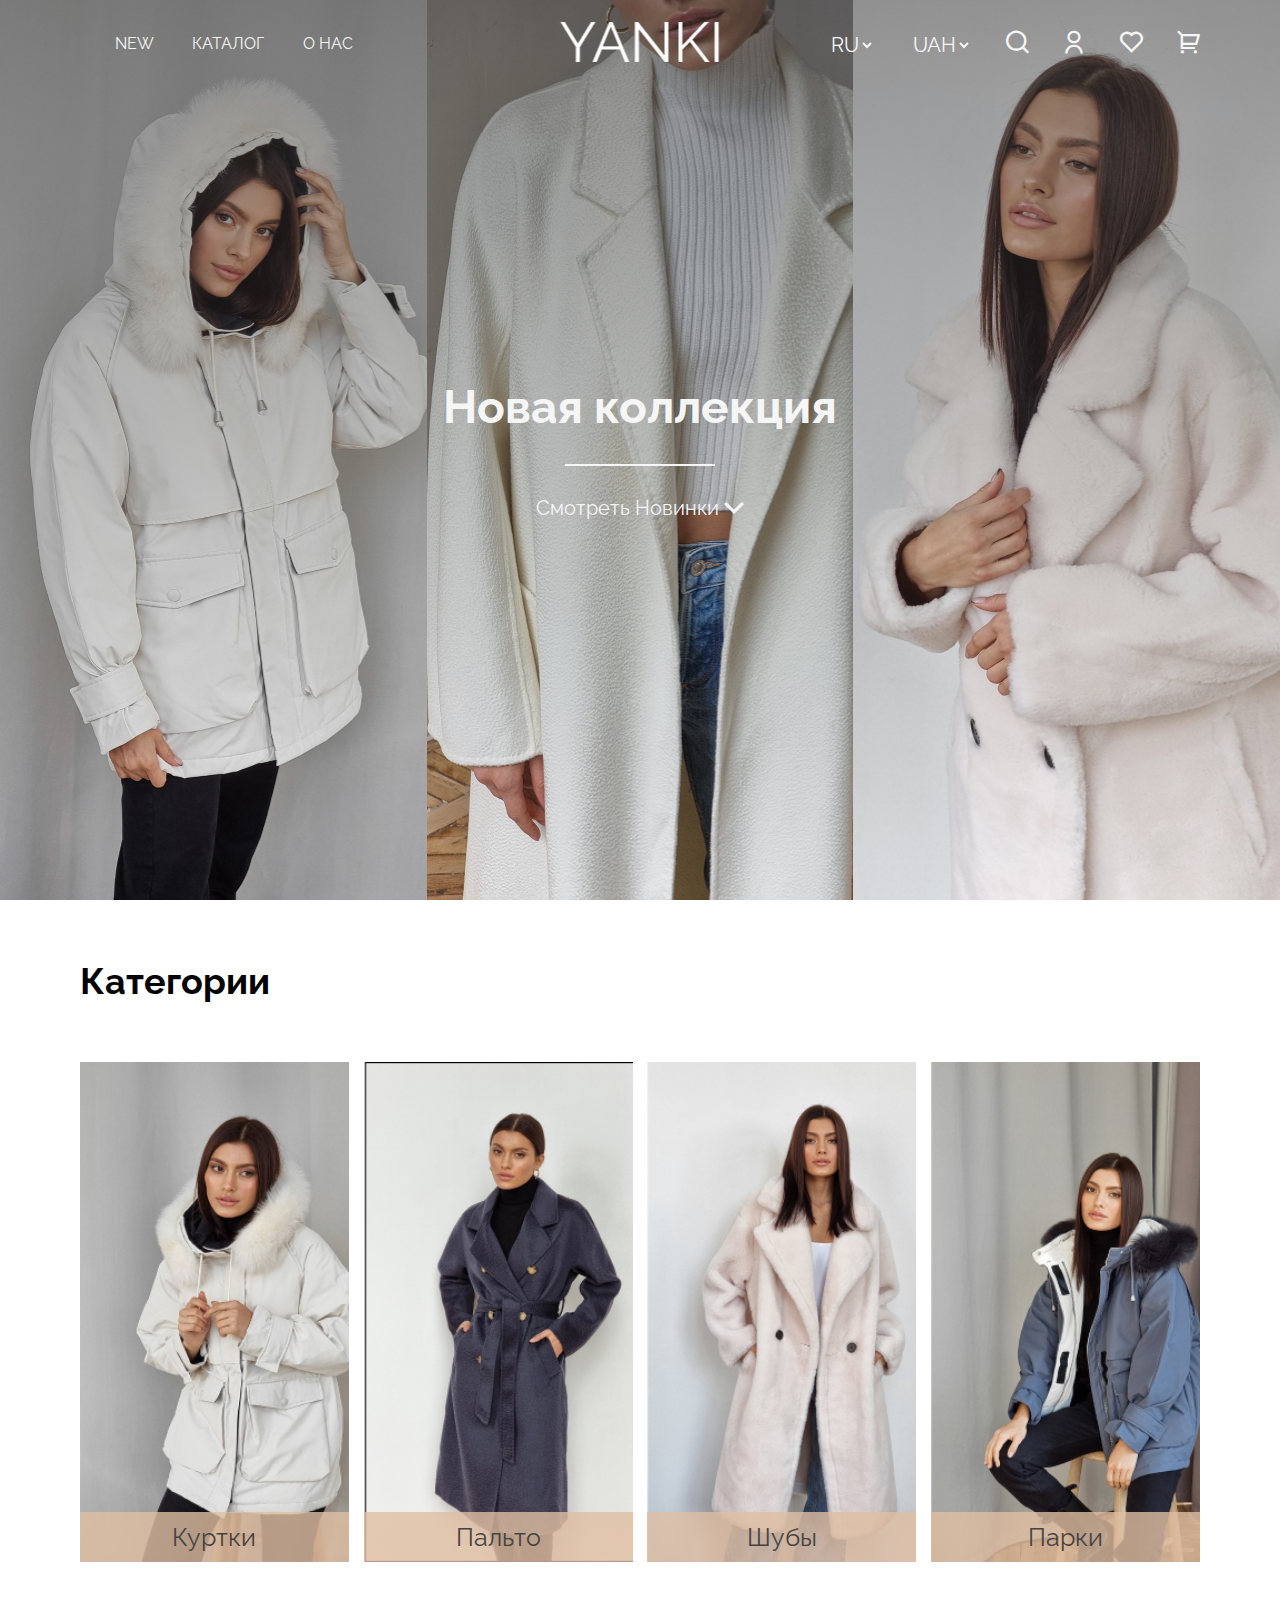
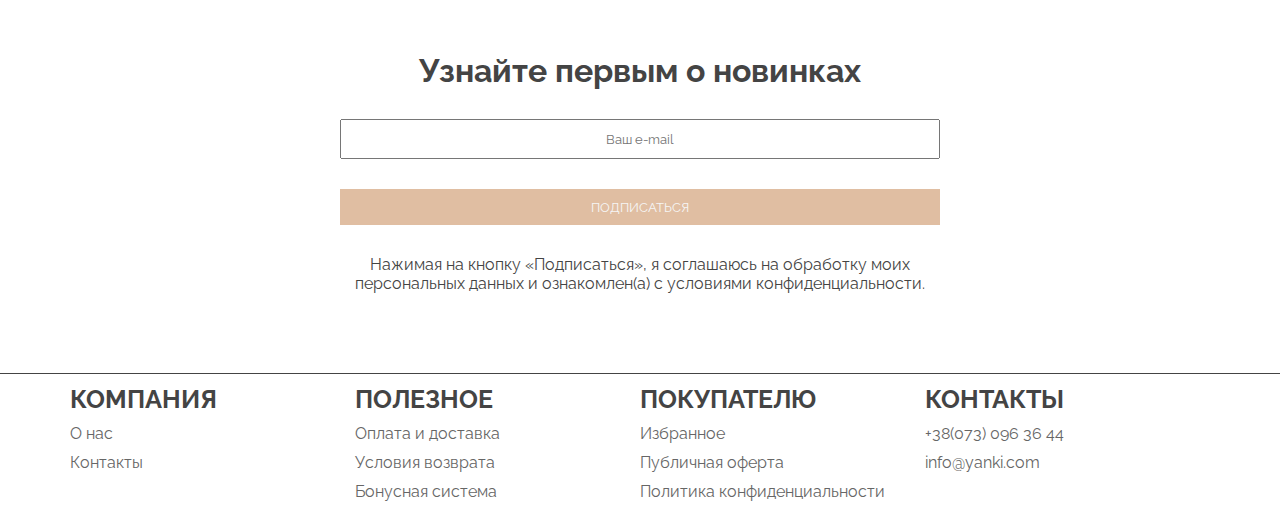
<file: yanki/html/index.html>
<!DOCTYPE html>
<html lang="en">

<head>
   <link rel="stylesheet" href="../icon/style.css">
   <link rel="stylesheet" href="../css/style.css">
   <meta charset="UTF-8">
   <meta http-equiv="X-UA-Compatible" content="IE=edge">
   <meta name="viewport" content="width=device-width, initial-scale=1.0">
   <title>Document</title>
</head>

<body id="body">
   <header class="header">
      <div class="container">
         <div class="left">
            <div class="btnMenu" onclick="menu()">
               <div class="line line1"></div>
               <div class="line line2"></div>
               <div class="line line3"></div>
            </div>
            <div class="navBar">
               <a href="">NEW</a>
               <a href="./catalog.html">КАТАЛОГ</a>
               <a href="">О НАС</a>
            </div>
         </div>
         <div class="middle">
            <div class="logo">
               <a href=""><img src="../image/YANKI.png" alt=""></a>
            </div>
         </div>
         <div class="right">
            <select name="leaguge" id="">
               <option value="1">RU</option>
            </select>
            <select name="price" id="">
               <option value="1">UAH</option>
            </select>
            <i class="icon-search"></i>
            <i class="icon-user"></i>
            <i class="icon-heart"></i>
            <i class="icon-cart"></i>
         </div>
      </div>
   </header>
   <div class="Collection">
      <div class="container">
         <div class="box box1"></div>
         <div class="box box2">
            <div class="item">
               <h1>Новая коллекция</h1>
               <div class="line"></div>
               <a href="">Смотреть Новинки <i class="icon-Vector" id="icon-Vector"></i></a>
            </div>
         </div>
         <div class="box box3"></div>
      </div>
   </div>
   <section>
      <div class="cotegory">
         <h1>Категории</h1>
         <div class="container">
            <div class="box box1">
               <a href="">Куртки</a>
            </div>
            <div class="box box2">
               <a href="">Пальто</a>
            </div>
            <div class="box box3">
               <a href="">Шубы</a>
            </div>
            <div class="box box4">
               <a href="">Парки</a>
            </div>
         </div>
      </div>
      <div class="login">
         <div class="container">
            <h1>Узнайте первым о новинках</h1>
            <input type="email" placeholder="Ваш e-mail">
            <button>ПОДПИСАТЬСЯ</button>
            <p>Нажимая на кнопку «Подписаться», я соглашаюсь на обработку моих персональных данных и ознакомлен(а) с
               условиями
               конфиденциальности.</p>
         </div>
      </div>
   </section>

   <footer class="footer">
      <div class="container">
         <div class="box">
            <div class="item">
               <h1>КОМПАНИЯ</h1>
               <a href="">О нас</a>
               <a href="">Контакты</a>
            </div>
            <div class="item">
               <h1>ПОЛЕЗНОЕ</h1>
               <a href="">Оплата и доставка</a>
               <a href="">Условия возврата</a>
               <a href="">Бонусная система</a>
            </div>
         </div>
         <div class="box">
            <div class="item">
               <h1>ПОКУПАТЕЛЮ</h1>
               <a href="">Избранное</a>
               <a href="">Публичная оферта</a>
               <a href="">Политика конфиденциальности</a>
            </div>
            <div class="item rightItem">
               <h1>КОНТАКТЫ</h1>
               <a href="">+38(073) 096 36 44</a>
               <a href="">info@yanki.com</a>
            </div>
         </div>
      </div>
   </footer>

   <div class="menuPhone">
      <div class="headerPhone">
         <div class="left">
            <div class="closeMenu">
               <i class="icon-close" onclick="menuClose()"></i>
            </div>
            <select name="ru" id="ru">
               <option value="1">RU</option>
            </select>
         </div>
         <div class="middle">
            <img src="../image/YANKI.png" alt="">
         </div>
         <div class="right">
            <i class="icon-heart"></i>
            <i class="icon-cart"></i>
         </div>
      </div>
      <div class="searchMenu">
         <input type="text" placeholder="Введите ваш запрос">
         <select name="price" id="price">
            <option value="1">UAN</option>
         </select>
      </div>
      <div class="MenuPhone">
         <ul>
            <li><a href="#">ЛИЧНЫЙ КАБИНЕТ</a></li>
            <li><a href="#">NEW</a></li>
            <li><a href="#">КАТАЛОГ</a></li>
            <li><a href="#">О НАС</a></li>
            <li><a href="#">УСЛОВИЯ ВОЗВРАТА</a></li>
            <li><a href="#">КОНТАКТЫ</a></li>
         </ul>
      </div>
      <div class="footerMenu">
         
      </div>
   </div>



   <script src="../js/script.js"></script>
</body>

</html>
</file>
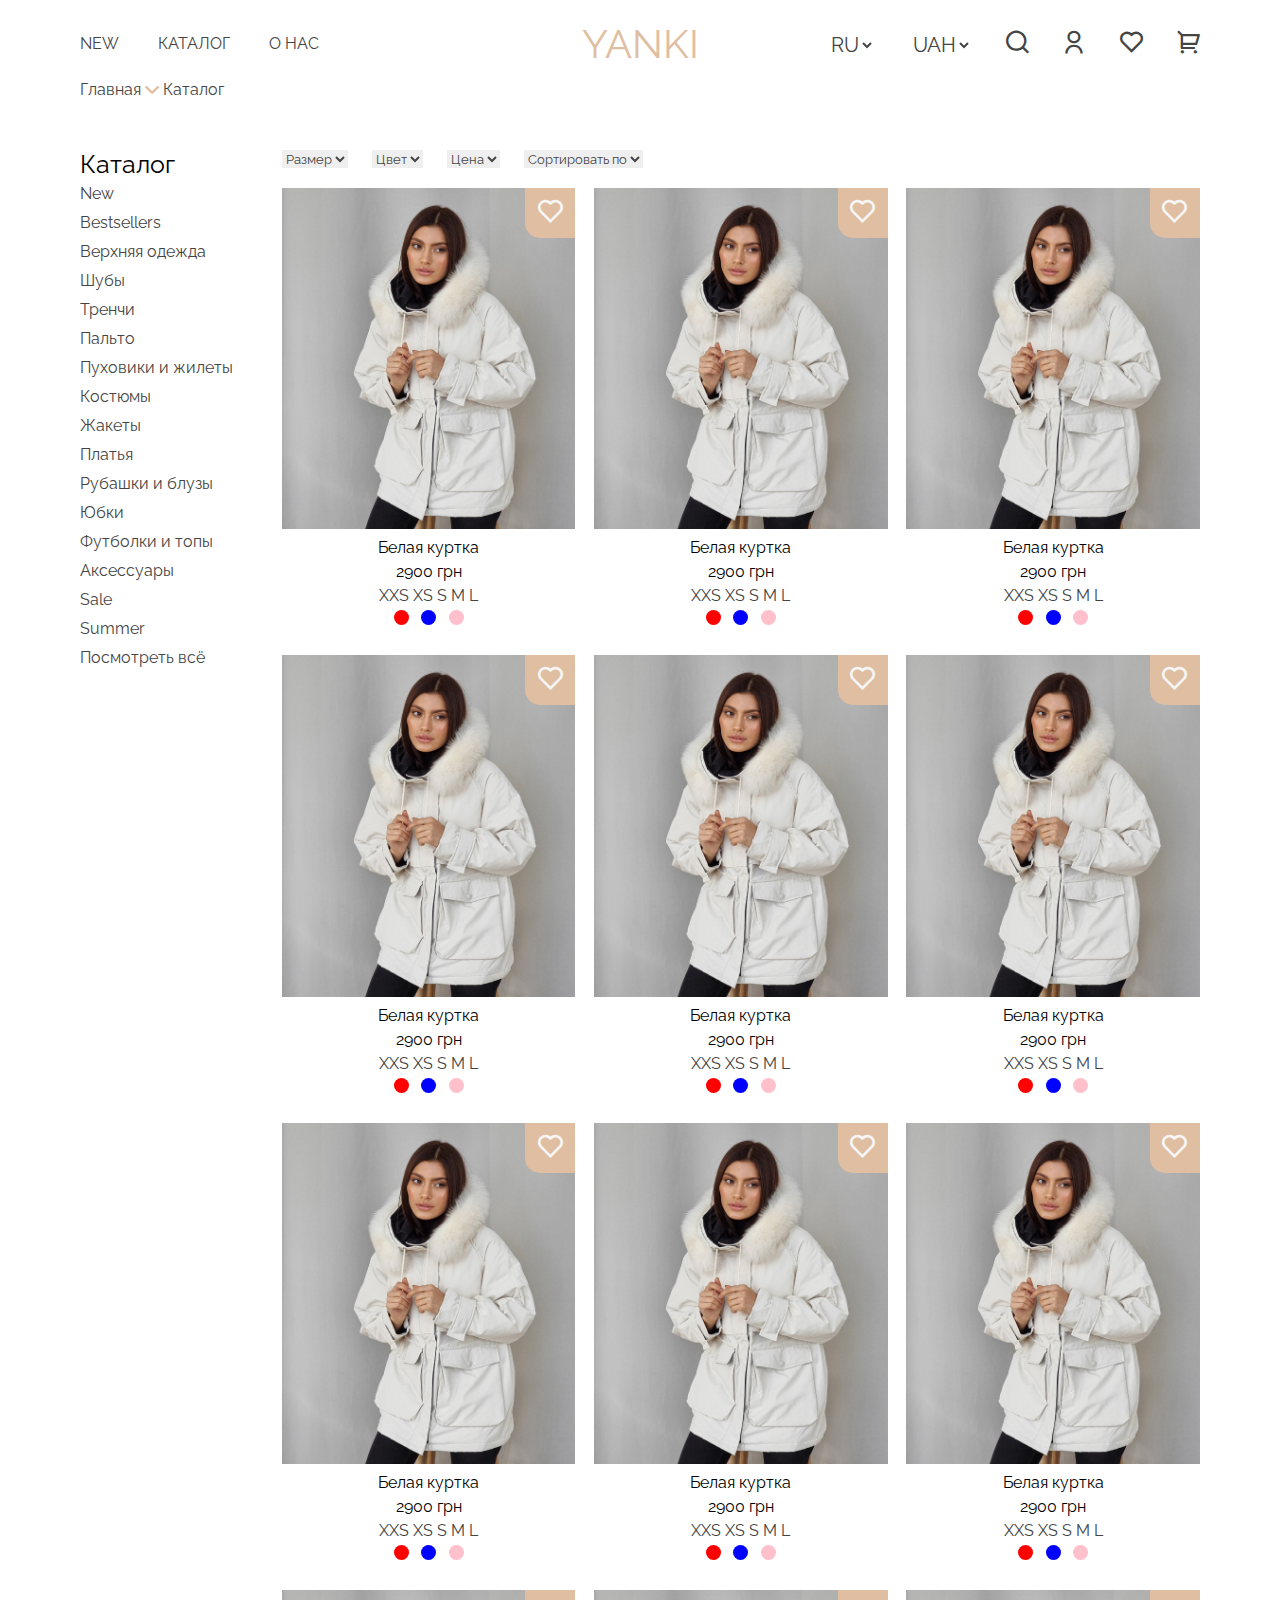
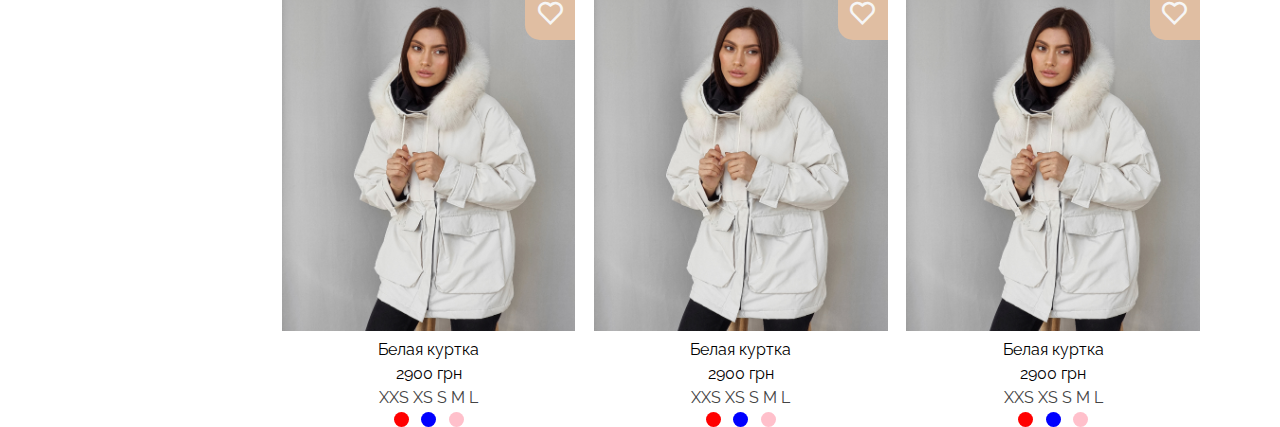
<file: yanki/html/catalog.html>
<!DOCTYPE html>
<html lang="en">

<head>
   <link rel="stylesheet" href="../icon/style.css">
   <link rel="stylesheet" href="../css/catalog.css">
   <meta charset="UTF-8">
   <meta http-equiv="X-UA-Compatible" content="IE=edge">
   <meta name="viewport" content="width=device-width, initial-scale=1.0">
   <title>Document</title>
</head>

<body>
   <header class="header">
      <div class="container">
         <div class="left">
            <div class="btnMenu" onclick="menu()">
               <div class="line line1"></div>
               <div class="line line2"></div>
               <div class="line line3"></div>
            </div>
            <div class="navBar">
               <a href="">NEW</a>
               <a href="">КАТАЛОГ</a>
               <a href="">О НАС</a>
            </div>
         </div>
         <div class="middle">
            <div class="logo">
               <a href="">YANKI</a>
            </div>
         </div>
         <div class="right">
            <select name="leaguge" id="">
               <option value="1">RU</option>
            </select>
            <select name="price" id="">
               <option value="1">UAH</option>
            </select>
            <i class="icon-search"></i>
            <i class="icon-user"></i>
            <i class="icon-heart"></i>
            <i class="icon-cart"></i>
         </div>
      </div>
   </header>
   <div class="menuPhone">
      <div class="headerPhone">
         <div class="left">
            <div class="closeMenu">
               <i class="icon-close" onclick="menuClose()"></i>
            </div>
            <select name="ru" id="ru">
               <option value="1">RU</option>
            </select>
         </div>
         <div class="middle">
            <img src="../image/YANKI.png" alt="">
         </div>
         <div class="right">
            <i class="icon-heart"></i>
            <i class="icon-cart"></i>
         </div>
      </div>
      <div class="searchMenu">
         <input type="text" placeholder="Введите ваш запрос">
         <select name="price" id="price">
            <option value="1">UAN</option>
         </select>
      </div>
      <div class="MenuPhone">
         <ul>
            <li><a href="#">ЛИЧНЫЙ КАБИНЕТ</a></li>
            <li><a href="#">NEW</a></li>
            <li><a href="#">КАТАЛОГ</a></li>
            <li><a href="#">О НАС</a></li>
            <li><a href="#">УСЛОВИЯ ВОЗВРАТА</a></li>
            <li><a href="#">КОНТАКТЫ</a></li>
         </ul>
      </div>
      <div class="footerMenu">

      </div>
   </div>
   <section>
      <div class="come">
         <a href="../html/index.html">Главная <i class="icon-Vector"></i> <a href="../html/catalog.html">Каталог</a></a>
      </div>
      <div class="container">
         <div class="catalog">
            <ul>
               <p>Каталог</p>
               <li><a href="">New</a></li>
               <li><a href="">Bestsellers</a></li>
               <li><a href="">Верхняя одежда</a></li>
               <li><a href="">Шубы</a></li>
               <li><a href="">Тренчи</a></li>
               <li><a href="">Пальто</a></li>
               <li><a href="">Пуховики и жилеты</a></li>
               <li><a href="">Костюмы</a></li>
               <li><a href="">Жакеты</a></li>
               <li><a href="">Платья</a></li>
               <li><a href="">Рубашки и блузы</a></li>
               <li><a href="">Юбки</a></li>
               <li><a href="">Футболки и топы</a></li>
               <li><a href="">Аксессуары</a></li>
               <li><a href="">Sale</a></li>
               <li><a href="">Summer</a></li>
               <li><a href="">Посмотреть всё</a></li>
            </ul>
         </div>
         <div class="tovar">
            <div class="filtr">
               <select name="saze" id="saze">
                  <option value="1">Размер</option>
                  <option value="1">S</option>
                  <option value="2">M</option>
                  <option value="3">XL</option>
                  <option value="4">XXL</option>
               </select>
               <select name="saze" id="color">
                  <option value="1">Цвет</option>
                  <option value="1">S</option>
                  <option value="2">M</option>
                  <option value="3">XL</option>
                  <option value="4">XXL</option>
               </select>
               <select name="saze" id="pricee">
                  <option value="1">Цена</option>
                  <option value="1">270$</option>
                  <option value="2">M</option>
                  <option value="3">XL</option>
                  <option value="4">XXL</option>
               </select>
               <select name="saze" id="sorting">
                  <option value="1">Сортировать по</option>
                  <option value="1">S</option>
                  <option value="2">M</option>
                  <option value="3">XL</option>
                  <option value="4">XXL</option>
               </select>
            </div>
            <div class="container bigBox">
               <div class="box">
                  <div class="image-box">
                     <img src="../image/Rectangle 11.png" alt="">
                  </div>
                  <div class="info-tovar">
                     <div class="name-tovar">
                        <p>Белая куртка</p>
                     </div>
                     <div class="price-tovar">
                        <p>2900 грн</p>
                     </div>
                     <div class="saze-tovar">
                        <a href="">XXS</a>
                        <a href="">XS</a>
                        <a href="">S</a>
                        <a href="">M</a>
                        <a href="">L</a>
                     </div>
                     <div class="color-tovar">
                        <div class="color red"></div>
                        <div class="color blue"></div>
                        <div class="color pink"></div>
                     </div>
                     <div class="heart-tovar">
                        <i class="icon-heart"></i>
                     </div>
                  </div>
               </div>
               <div class="box">
                  <div class="image-box">
                     <img src="../image/Rectangle 11.png" alt="">
                  </div>
                  <div class="info-tovar">
                     <div class="name-tovar">
                        <p>Белая куртка</p>
                     </div>
                     <div class="price-tovar">
                        <p>2900 грн</p>
                     </div>
                     <div class="saze-tovar">
                        <a href="">XXS</a>
                        <a href="">XS</a>
                        <a href="">S</a>
                        <a href="">M</a>
                        <a href="">L</a>
                     </div>
                     <div class="color-tovar">
                        <div class="color red"></div>
                        <div class="color blue"></div>
                        <div class="color pink"></div>
                     </div>
                  </div>
                  <div class="heart-tovar">
                     <i class="icon-heart"></i>
                  </div>
               </div>
               <div class="box">
                  <div class="image-box">
                     <img src="../image/Rectangle 11.png" alt="">
                  </div>
                  <div class="info-tovar">
                     <div class="name-tovar">
                        <p>Белая куртка</p>
                     </div>
                     <div class="price-tovar">
                        <p>2900 грн</p>
                     </div>
                     <div class="saze-tovar">
                        <a href="">XXS</a>
                        <a href="">XS</a>
                        <a href="">S</a>
                        <a href="">M</a>
                        <a href="">L</a>
                     </div>
                     <div class="color-tovar">
                        <div class="color red"></div>
                        <div class="color blue"></div>
                        <div class="color pink"></div>
                     </div>
                  </div>
                  <div class="heart-tovar">
                     <i class="icon-heart"></i>
                  </div>
               </div>
               <div class="box">
                  <div class="image-box">
                     <img src="../image/Rectangle 11.png" alt="">
                  </div>
                  <div class="info-tovar">
                     <div class="name-tovar">
                        <p>Белая куртка</p>
                     </div>
                     <div class="price-tovar">
                        <p>2900 грн</p>
                     </div>
                     <div class="saze-tovar">
                        <a href="">XXS</a>
                        <a href="">XS</a>
                        <a href="">S</a>
                        <a href="">M</a>
                        <a href="">L</a>
                     </div>
                     <div class="color-tovar">
                        <div class="color red"></div>
                        <div class="color blue"></div>
                        <div class="color pink"></div>
                     </div>
                  </div>
                  <div class="heart-tovar">
                     <i class="icon-heart"></i>
                  </div>
               </div>
               <div class="box">
                  <div class="image-box">
                     <img src="../image/Rectangle 11.png" alt="">
                  </div>
                  <div class="info-tovar">
                     <div class="name-tovar">
                        <p>Белая куртка</p>
                     </div>
                     <div class="price-tovar">
                        <p>2900 грн</p>
                     </div>
                     <div class="saze-tovar">
                        <a href="">XXS</a>
                        <a href="">XS</a>
                        <a href="">S</a>
                        <a href="">M</a>
                        <a href="">L</a>
                     </div>
                     <div class="color-tovar">
                        <div class="color red"></div>
                        <div class="color blue"></div>
                        <div class="color pink"></div>
                     </div>
                  </div>
                  <div class="heart-tovar">
                     <i class="icon-heart"></i>
                  </div>
               </div>
               <div class="box">
                  <div class="image-box">
                     <img src="../image/Rectangle 11.png" alt="">
                  </div>
                  <div class="info-tovar">
                     <div class="name-tovar">
                        <p>Белая куртка</p>
                     </div>
                     <div class="price-tovar">
                        <p>2900 грн</p>
                     </div>
                     <div class="saze-tovar">
                        <a href="">XXS</a>
                        <a href="">XS</a>
                        <a href="">S</a>
                        <a href="">M</a>
                        <a href="">L</a>
                     </div>
                     <div class="color-tovar">
                        <div class="color red"></div>
                        <div class="color blue"></div>
                        <div class="color pink"></div>
                     </div>
                  </div>
                  <div class="heart-tovar">
                     <i class="icon-heart"></i>
                  </div>
               </div>
               <div class="box">
                  <div class="image-box">
                     <img src="../image/Rectangle 11.png" alt="">
                  </div>
                  <div class="info-tovar">
                     <div class="name-tovar">
                        <p>Белая куртка</p>
                     </div>
                     <div class="price-tovar">
                        <p>2900 грн</p>
                     </div>
                     <div class="saze-tovar">
                        <a href="">XXS</a>
                        <a href="">XS</a>
                        <a href="">S</a>
                        <a href="">M</a>
                        <a href="">L</a>
                     </div>
                     <div class="color-tovar">
                        <div class="color red"></div>
                        <div class="color blue"></div>
                        <div class="color pink"></div>
                     </div>
                  </div>
                  <div class="heart-tovar">
                     <i class="icon-heart"></i>
                  </div>
               </div>
               <div class="box">
                  <div class="image-box">
                     <img src="../image/Rectangle 11.png" alt="">
                  </div>
                  <div class="info-tovar">
                     <div class="name-tovar">
                        <p>Белая куртка</p>
                     </div>
                     <div class="price-tovar">
                        <p>2900 грн</p>
                     </div>
                     <div class="saze-tovar">
                        <a href="">XXS</a>
                        <a href="">XS</a>
                        <a href="">S</a>
                        <a href="">M</a>
                        <a href="">L</a>
                     </div>
                     <div class="color-tovar">
                        <div class="color red"></div>
                        <div class="color blue"></div>
                        <div class="color pink"></div>
                     </div>
                  </div>
                  <div class="heart-tovar">
                     <i class="icon-heart"></i>
                  </div>
               </div>
               <div class="box">
                  <div class="image-box">
                     <img src="../image/Rectangle 11.png" alt="">
                  </div>
                  <div class="info-tovar">
                     <div class="name-tovar">
                        <p>Белая куртка</p>
                     </div>
                     <div class="price-tovar">
                        <p>2900 грн</p>
                     </div>
                     <div class="saze-tovar">
                        <a href="">XXS</a>
                        <a href="">XS</a>
                        <a href="">S</a>
                        <a href="">M</a>
                        <a href="">L</a>
                     </div>
                     <div class="color-tovar">
                        <div class="color red"></div>
                        <div class="color blue"></div>
                        <div class="color pink"></div>
                     </div>
                  </div>
                  <div class="heart-tovar">
                     <i class="icon-heart"></i>
                  </div>
               </div>
               <div class="box">
                  <div class="image-box">
                     <img src="../image/Rectangle 11.png" alt="">
                  </div>
                  <div class="info-tovar">
                     <div class="name-tovar">
                        <p>Белая куртка</p>
                     </div>
                     <div class="price-tovar">
                        <p>2900 грн</p>
                     </div>
                     <div class="saze-tovar">
                        <a href="">XXS</a>
                        <a href="">XS</a>
                        <a href="">S</a>
                        <a href="">M</a>
                        <a href="">L</a>
                     </div>
                     <div class="color-tovar">
                        <div class="color red"></div>
                        <div class="color blue"></div>
                        <div class="color pink"></div>
                     </div>
                  </div>
                  <div class="heart-tovar">
                     <i class="icon-heart"></i>
                  </div>
               </div>
               <div class="box">
                  <div class="image-box">
                     <img src="../image/Rectangle 11.png" alt="">
                  </div>
                  <div class="info-tovar">
                     <div class="name-tovar">
                        <p>Белая куртка</p>
                     </div>
                     <div class="price-tovar">
                        <p>2900 грн</p>
                     </div>
                     <div class="saze-tovar">
                        <a href="">XXS</a>
                        <a href="">XS</a>
                        <a href="">S</a>
                        <a href="">M</a>
                        <a href="">L</a>
                     </div>
                     <div class="color-tovar">
                        <div class="color red"></div>
                        <div class="color blue"></div>
                        <div class="color pink"></div>
                     </div>
                  </div>
                  <div class="heart-tovar">
                     <i class="icon-heart"></i>
                  </div>
               </div>
               <div class="box">
                  <div class="image-box">
                     <img src="../image/Rectangle 11.png" alt="">
                  </div>
                  <div class="info-tovar">
                     <div class="name-tovar">
                        <p>Белая куртка</p>
                     </div>
                     <div class="price-tovar">
                        <p>2900 грн</p>
                     </div>
                     <div class="saze-tovar">
                        <a href="">XXS</a>
                        <a href="">XS</a>
                        <a href="">S</a>
                        <a href="">M</a>
                        <a href="">L</a>
                     </div>
                     <div class="color-tovar">
                        <div class="color red"></div>
                        <div class="color blue"></div>
                        <div class="color pink"></div>
                     </div>
                  </div>
                  <div class="heart-tovar">
                     <i class="icon-heart"></i>
                  </div>
               </div>
            </div>
         </div>
      </div>
   </section>




   <script src="../js/script.js"></script>
</body>

</html>
</file>
<file: yanki/icon/style.css>
@font-face {
  font-family: 'icomoon';
  src:
    url('./fonts/icomoon.ttf?1tkrvo') format('truetype'),
    url('./fonts/icomoon.woff?1tkrvo') format('woff'),
    url('./fonts/icomoon.svg?1tkrvo#icomoon') format('svg');
  font-weight: normal;
  font-style: normal;
  font-display: block;
}

[class^="icon-"]::before,
[class*=" icon-"]::before {
  /* use !important to prevent issues with browser extensions that change fonts */
  font-family: 'icomoon' !important;
  speak: never;
  font-style: normal;
  font-weight: normal;
  font-variant: normal;
  text-transform: none;
  line-height: 1;

  /* Better Font Rendering =========== */
  -webkit-font-smoothing: antialiased;
  -moz-osx-font-smoothing: grayscale;
}

.icon-close:before {
  content: "\e900";
}

.icon-del:before {
  content: "\e901";
}

.icon-frame-3:before {
  content: "\e902";
}

.icon-Frame-2:before {
  content: "\e903";
}

.icon-frame1:before {
  content: "\e904";
}

.icon-telegram:before {
  content: "\e905";
}

.icon-inst:before {
  content: "\e906";
}

.icon-cart:before {
  content: "\e907";
}

.icon-heart:before {
  content: "\e908";
}

.icon-user:before {
  content: "\e909";
}

.icon-search:before {
  content: "\e90a";
}

.icon-Vector:before {
  content: "\e90b";
}
</file>
<file: yanki/css/style.css>
@import url('https://fonts.googleapis.com/css2?family=Raleway:wght@&display=swap');



* {
   font-family: 'Raleway', sans-serif;
   padding: 0;
   margin: 0;
   transition: all 0.3s ease;
   box-sizing: border-box;
   text-decoration: none;
   outline: none;
   list-style: none;
}

section {
   width: 100%;
   margin-top: 20px;
}

.header {
   position: absolute;
   top: 0;
   left: 0;
   height: 87px;
   width: 100%;
   display: flex;
   justify-content: center;
}

.header .container {
   display: flex;
   align-items: center;
   justify-content: space-between;
   width: 1140px;
   padding: 0 10px;
   margin: 0 auto;
}

.header .left .btnMenu {
   cursor: pointer;
   display: none;
}

.header .left .btnMenu .line {
   background: #fff;
   height: 4px;
   display: block;
}

.header .left a {
   color: #f6f6f6;
}

.header .container .middle {
   position: absolute;
   display: flex;
   left: 50%;
   transform: translateX(-50%);
}

.header .left .btnMenu .line:not(:first-child) {
   margin-top: 6px;
}

.header .left .btnMenu .line1 {
   width: 34px;
}

.header .left .btnMenu .line2 {
   width: 26px;
}

.header .left .btnMenu .line3 {
   width: 18px;
}

.header .left {
   display: flex;
   align-items: center;
}

.header .left a {
   margin-left: 35px;
}

.Collection .container {
   display: flex;
   justify-content: space-between;
}

.Collection {
   width: 100%;
}

.Collection .container .box {
   background-size: cover;
   background-repeat: no-repeat;
   width: 33.33333333%;
   height: 100vh;
}

.Collection .container .box1 {
   background-image: url(../image/2.png);
}

.Collection .container .box2 {
   background-image: url(../image/1.png);
   position: relative;
   z-index: -1;
   display: flex;
   align-items: center;
   justify-content: center;
   text-align: center;
}

.Collection .container .box3 {
   background-image: url(../image/3.png);
}

.header .container .right select {
   background: transparent;
   border: none;
   color: #f6f6f6;
   margin-left: 30px;
   font-size: 20px;
   outline: none;
   cursor: pointer;
}

.header .container .right i {
   color: #f6f6f6;
   font-size: 23px;
   margin-left: 30px;
   cursor: pointer;
}

.Collection .container .box2 h1 {
   color: #f6f6f6;
   font-size: 46px;
}

.Collection .container .box2 a {
   color: #f6f6f6;
   font-size: 20px;
}

.Collection .container .box2 #icon-Vector {
   transform: rotate(90deg);
   font-size: 14px;
}

.Collection .container .box2 .line {
   height: 2px;
   width: 150px;
   background: #f6f6f6;
   margin: 30px auto;
}

section .cotegory {
   max-width: 1140px;
   padding: 0 10px;
   margin: 0 auto;
}

section .cotegory .container {
   display: flex;
   flex-wrap: wrap;
   justify-content: space-between;
   width: 100%;
}


section .cotegory .container .box {
   width: 24%;
   height: 500px;
   background-size: cover;
   background-repeat: no-repeat;
   position: relative;
   cursor: pointer;
}

section .cotegory .container .box1 {
   background-image: url(../image/6.png);
}

section .cotegory .container .box2 {
   background-image: url(../image/5.png);
}

section .cotegory .container .box3 {
   background-image: url(../image/7.png);
}

section .cotegory .container .box4 {
   background-image: url(../image/4.png);
}

section .cotegory h1 {
   margin: 60px 0;
   font-size: 36px;
}

section .cotegory .container .box a {
   background: #e0bea2cc;
   position: absolute;
   bottom: 0;
   width: 100%;
   color: #444;
   text-align: center;
   padding: 10px 0;
   font-size: 25px;
}

section .cotegory .container .box:hover section .cotegory .container .box a {
   background-color: rgb(214, 179, 150);
}

section .login {
   width: 100%;
   display: flex;
   justify-content: center;
   text-align: center;
   margin-top: 80px;
   padding: 10px;
}

section .login .container {
   width: 600px;
}

section .login .container h1 {
   color: #444;
}

section .login .container input {
   width: 100%;
   padding: 10px;
   outline: none;
   text-align: center;
   margin-top: 30px;
}

section .login .container p {
   color: #444;
   margin-top: 30px;
}

section .login .container button {
   background: rgba(224, 190, 162, 1);
   width: 100%;
   border: none;
   padding: 10px;
   color: #f6f6f6;
   margin-top: 30px;
   cursor: pointer;
}

section .login .container button:hover {
   background: rgb(214, 179, 150);
}

.footer {
   width: 100%;
   margin-top: 70px;
   padding: 10px;
   padding-bottom: 20px;
   border-top: 1px solid #444;
}

.footer .container {
   max-width: 1140px;
   display: flex;
   flex-wrap: wrap;
   justify-content: space-between;
   margin: 0 auto;
}

.footer .container .box {
   flex-basis: 50%;
   display: flex;
   justify-content: space-between;
}

.footer .container .box .item {
   width: 50%;
}

.footer .container .box .item a {
   display: block;
}

.footer .container .box .item h1 {
   color: #444;
   font-size: 25px;
}

.footer .container .box .item a {
   color: #666;
   margin-top: 10px;
}

.header .container .left .navBar i {
   display: none;
}

.menuPhone {
   position: absolute;
   top: 0;
   left: 0;
   width: 100%;
   height: 100vh;
   background: #f6f6f6;
   position: fixed;
   display: none;
}

.menuPhone .headerPhone {
   display: flex;
   justify-content: space-between;
   padding: 0 10px;
   align-items: center;
   height: 70px;
   background: #444;
}

.menuPhone .headerPhone .right i {
   color: #f6f6f6;
   font-size: 25px;
   padding-left: 35px;
}

.menuPhone .headerPhone .left {
   display: flex;
   align-items: center;
   font-size: 25px;
   color: #f6f6f6;
}

.menuPhone select {
   margin-left: 35px;
   background: transparent;
   border: none;
   color: #f6f6f6;
   font-size: 25px;
}

.menuPhone .searchMenu {
   width: 100%;
   display: flex;
   justify-content: space-between;
   padding: 20px 10px;
}

.menuPhone .searchMenu input {
   background: transparent;
   border-radius: 30px;
   border: 1px solid #000;
   padding: 5px 10px;
   width: 90%;
}


.menuPhone .searchMenu select {
   color: #000;
   cursor: pointer;
}

.menuPhone .MenuPhone {
   width: 100%;
   margin: 0 auto;
   display: flex;
}

.menuPhone .MenuPhone ul {
   text-align: center;
   width: 100%;
   padding: 0 10px;
}

.menuPhone .MenuPhone ul li {
   padding: 10px 0;
   border-top: 1px solid #444;
}

.menuPhone .MenuPhone ul li a {
   color: #444;
}

@media only screen and (max-width:960px) {

   .header .container .right select {
      display: none;
   }

   .Collection .container .box2 h1 {
      font-size: 35px;
   }

   section .cotegory .container .box {
      width: 49%;
      height: 100vh;
      margin-top: 20px;
   }

}

@media only screen and (max-width:700px) {
   .header .container .middle {
      left: 0;
      margin-left: 110px;
   }

   .header .navBar {
      display: none;
   }

   .header .left .btnMenu {
      display: block;
   }

   .menuPhone {
      display: block;
      transform: translate(-100%);
   }

   .header .container .middle img {
      width: 100px;
   }

   .Collection .container .box2 h1 {
      font-size: 20px;
   }

   .Collection .container .box2 a {
      font-size: 14px;
   }

   .Collection .container .box2 #icon-Vector {
      font-size: 10px;
   }

   .footer .container .box {
      flex-basis: 100%;
      margin-top: 30px;
      display: flex;
      flex-wrap: wrap;
   }


}

@media only screen and (max-width:470px) {

   .header .container .right .icon-search,
   .header .container .right .icon-user {
      display: none;
   }

   .Collection .box3,
   .Collection .box1 {
      display: none;
   }

   .Collection .container .box {
      width: 100%;
   }

   section .cotegory .container .box {
      height: 300px;
   }

   .footer .container .box .item {
      width: 100%;
      margin-top: 30px;
   }

   .header .container .left .navBar {
      width: 50%;
   }
}

@media only screen and (max-width:425px) {
   .headerPhone img {
      width: 100px;
   }
}

@media only screen and (max-width:320px) {

   .menuPhone select,
   .menuPhone .left i,
   .menuPhone .headerPhone .right i {
      font-size: 20px;
   }

   .menuPhone .headerPhone select {
      margin-left: 10px;
   }
}
</file>
<file: yanki/css/catalog.css>
@import url('https://fonts.googleapis.com/css2?family=Raleway:wght@&display=swap');



* {
   font-family: 'Raleway', sans-serif;
   padding: 0;
   margin: 0;
   transition: all 0.3s ease;
   box-sizing: border-box;
   text-decoration: none;
   outline: none;
   list-style: none;
   flex-wrap: wrap;
}

section {
   width: 100%;
   margin-top: 20px;
}

.header {
   position: absolute;
   top: 0;
   left: 0;
   height: 87px;
   width: 100%;
   display: flex;
   justify-content: center;
   height: 100;
}

.header .container {
   display: flex;
   align-items: center;
   justify-content: space-between;
   width: 1140px;
   padding: 0 10px;
   margin: 0 auto;
}

.header .left .btnMenu {
   cursor: pointer;
   display: none;
}

.header .left .btnMenu .line {
   background: #444;
   height: 4px;
   display: block;
}

.header .left a {
   color: #444;
}

.header .container .middle {
   position: absolute;
   display: flex;
   left: 50%;
   transform: translateX(-50%);
}

.header .container .middle a {
   color: #E0BEA2;
   font-size: 40px;
}

.header .left .btnMenu .line:not(:first-child) {
   margin-top: 6px;
}

.header .left .btnMenu .line1 {
   width: 34px;
}

.header .left .btnMenu .line2 {
   width: 26px;
}

.header .left .btnMenu .line3 {
   width: 18px;
}

.header .left {
   display: flex;
   align-items: center;
}

.header .left a {
   margin-right: 35px;
}

.header .right i {
   color: #444;
   font-size: 22px;
}

.header .container .right select {
   background: transparent;
   border: none;
   color: #444;
   margin-left: 30px;
   font-size: 20px;
   outline: none;
   cursor: pointer;
}

.header .container .right i {
   color: #444;
   font-size: 23px;
   margin-left: 30px;
   cursor: pointer;
}

.header .container .left .navBar i {
   display: none;
}

.menuPhone {
   position: absolute;
   top: 0;
   left: 0;
   width: 100%;
   height: 100vh;
   background: #f6f6f6;
   position: fixed;
   display: none;
}

.menuPhone .headerPhone {
   display: flex;
   justify-content: space-between;
   padding: 0 10px;
   align-items: center;
   height: 70px;
   background: #444;
}

.menuPhone .headerPhone .right i {
   color: #f6f6f6;
   font-size: 25px;
   padding-left: 35px;
}

.menuPhone .headerPhone .left {
   display: flex;
   align-items: center;
   font-size: 25px;
   color: #f6f6f6;
}

.menuPhone select {
   margin-left: 35px;
   background: transparent;
   border: none;
   color: #f6f6f6;
   font-size: 25px;
}

.menuPhone .searchMenu {
   width: 100%;
   display: flex;
   justify-content: space-between;
   padding: 20px 10px;
}

.menuPhone .searchMenu input {
   background: transparent;
   border-radius: 30px;
   border: 1px solid #000;
   padding: 5px 10px;
   width: 90%;
}


.menuPhone .searchMenu select {
   color: #000;
   cursor: pointer;
}

.menuPhone .MenuPhone {
   width: 100%;
   margin: 0 auto;
   display: flex;
}

.menuPhone .MenuPhone ul {
   text-align: center;
   width: 100%;
   padding: 0 10px;
}

.menuPhone .MenuPhone ul li {
   padding: 10px 0;
   border-top: 1px solid #444;
}

.menuPhone .MenuPhone ul li a {
   color: #444;
}

section .come a {
   color: #444;
}

section .come a i {
   font-size: 10px;
   color: #E0BEA2;
}

section {
   margin: 0 auto;
   width: 1140px;
   height: 10px;
   margin-top: 80px;
   padding: 0 10px;
}

section .container {
   width: 100%;
   display: flex;
   justify-content: space-between;
   flex-wrap: wrap;
   margin-top: 50px;
}

section .container .catalog ul a {
   color: #444;
}

section .container .catalog ul li {
   padding: 5px 0;
}

section .container .catalog ul p {
   font-size: 25px;
}

section .container .catalog {
   flex-basis: 15%;
}

section .container .tovar {
   flex-basis: 82%;
}

section .container .tovar select {
   border: none;
   color: #444;
   margin-right: 20px;
   cursor: pointer;
}

section .container .tovar .box {
   position: relative;
   width: 32%;
   margin-top: 30px;
}

section .container .tovar .box .info-tovar {
   text-align: center;
}

section .container .tovar .container {
   display: flex;
   flex-wrap: wrap;
   justify-content: space-between;
   margin-top: -10px;
}

section .container .tovar .container .box .heart-tovar {
   position: absolute;
   top: 0;
   right: 0;
   background: #E0BEA2;
   width: 50px;
   height: 50px;
   border-radius: 0 0 0 15px;
   display: flex;
   align-items: center;
   justify-content: center;
   color: #f6f6f6;
   font-size: 25px;
   cursor: pointer;
}

section .container .tovar .container .box img {
   width: 100%;
}

section .container .tovar .container .box .info-tovar .color-tovar {
   display: flex;
   justify-content: space-between;
   width: 70px;
   margin: 0 auto;
   margin-top: 5px;
}

section .container .tovar .container .box .info-tovar .saze-tovar {
   margin-top: 5px;
}

section .container .tovar .container .box .info-tovar .saze-tovar a {
   color: #444;
}

section .container .tovar .container .box .info-tovar .name-tovar {
   margin-top: 5px;
}

section .container .tovar .container .box .info-tovar .price-tovar {
   margin-top: 5px;
}

section .container .tovar .container .box .info-tovar .color-tovar .color {
   width: 15px;
   height: 15px;
   border-radius: 50%;
}

section .container .tovar .container .box .info-tovar .color-tovar .red {
   background: #f00;
}

section .container .tovar .container .box .info-tovar .color-tovar .pink {
   background: pink;
}

section .container .tovar .container .box .info-tovar .color-tovar .blue {
   background: #00f;
}

@media only screen and (max-width:960px) {

   .header .container .right select {
      display: none;
   }

}

@media only screen and (max-width:700px) {
   .header .container .middle {
      left: 0;
      margin-left: 110px;
   }

   .header .navBar {
      display: none;
   }

   .header .left .btnMenu {
      display: block;
   }

   .menuPhone {
      display: block;
      transform: translate(-100%);
   }

   .header .container .middle img {
      width: 100px;
   }

   .footer .container .box {
      flex-basis: 100%;
      margin-top: 30px;
      display: flex;
      flex-wrap: wrap;
   }

}

@media only screen and (max-width:470px) {

   .header .container .right .icon-search,
   .header .container .right .icon-user {
      display: none;
   }

   .footer .container .box .item {
      width: 100%;
      margin-top: 30px;
   }

   .header .container .left .navBar {
      width: 50%;
   }
}

@media only screen and (max-width:425px) {
   .headerPhone img {
      width: 100px;
   }
}

@media only screen and (max-width:320px) {

   .menuPhone select,
   .menuPhone .left i,
   .menuPhone .headerPhone .right i {
      font-size: 20px;
   }

   .menuPhone .headerPhone select {
      margin-left: 10px;
   }
}
</file>
